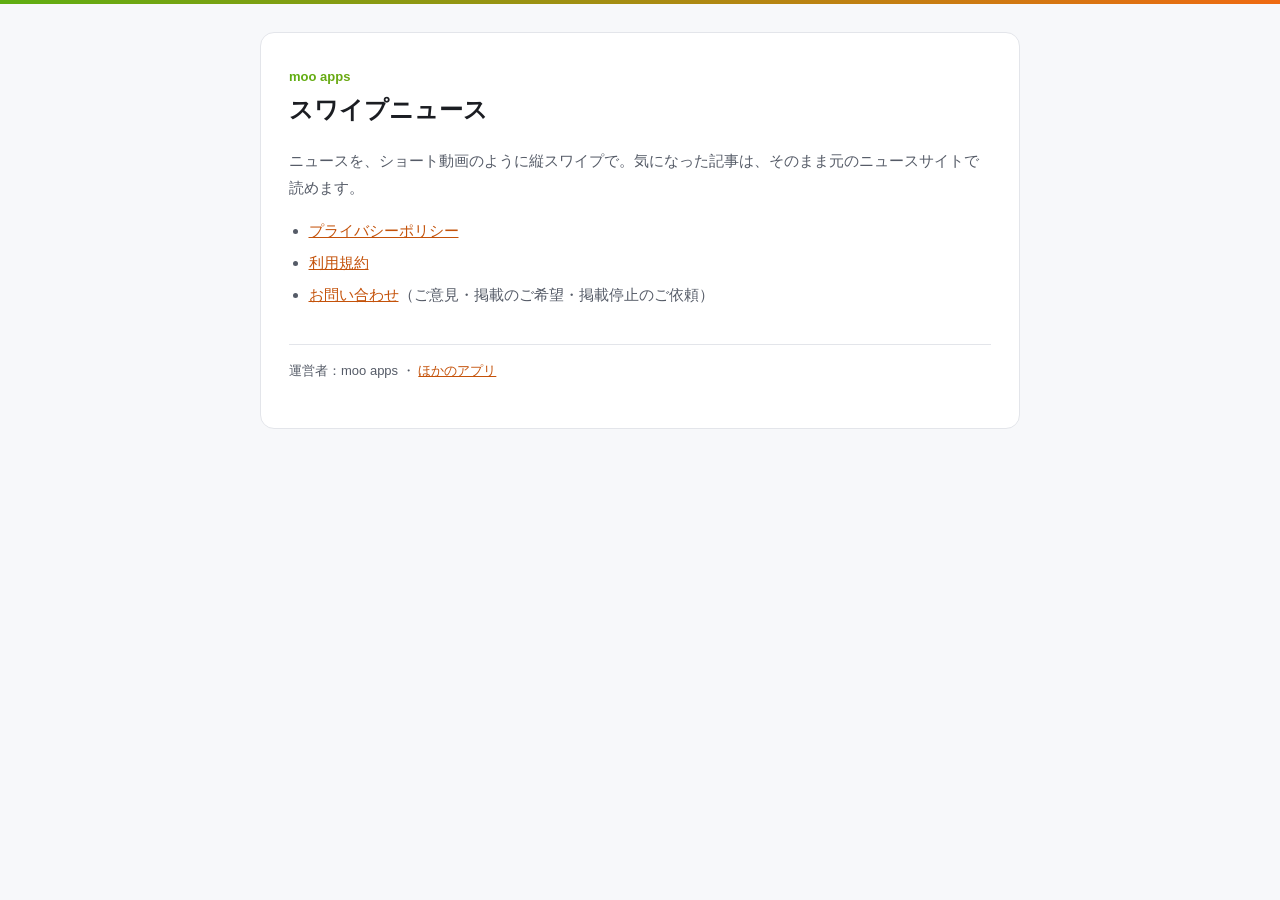
<file: index.html>
<!DOCTYPE html>
<html lang="ja">
<head>
<meta charset="UTF-8">
<meta name="viewport" content="width=device-width, initial-scale=1.0">
<title>スワイプニュース</title>
<link rel="stylesheet" href="style.css">
</head>
<body>
<div class="bar"></div>
<main>
<p class="app">moo apps</p>
<h1>スワイプニュース</h1>
<p>ニュースを、ショート動画のように縦スワイプで。気になった記事は、そのまま元のニュースサイトで読めます。</p>
<ul>
<li><a href="privacy.html">プライバシーポリシー</a></li>
<li><a href="terms.html">利用規約</a></li>
<li><a href="contact.html">お問い合わせ</a>（ご意見・掲載のご希望・掲載停止のご依頼）</li>
</ul>
<p class="meta">運営者：moo apps ・ <a href="https://taroimo21.github.io/">ほかのアプリ</a></p>
</main>
</body>
</html>
</file>
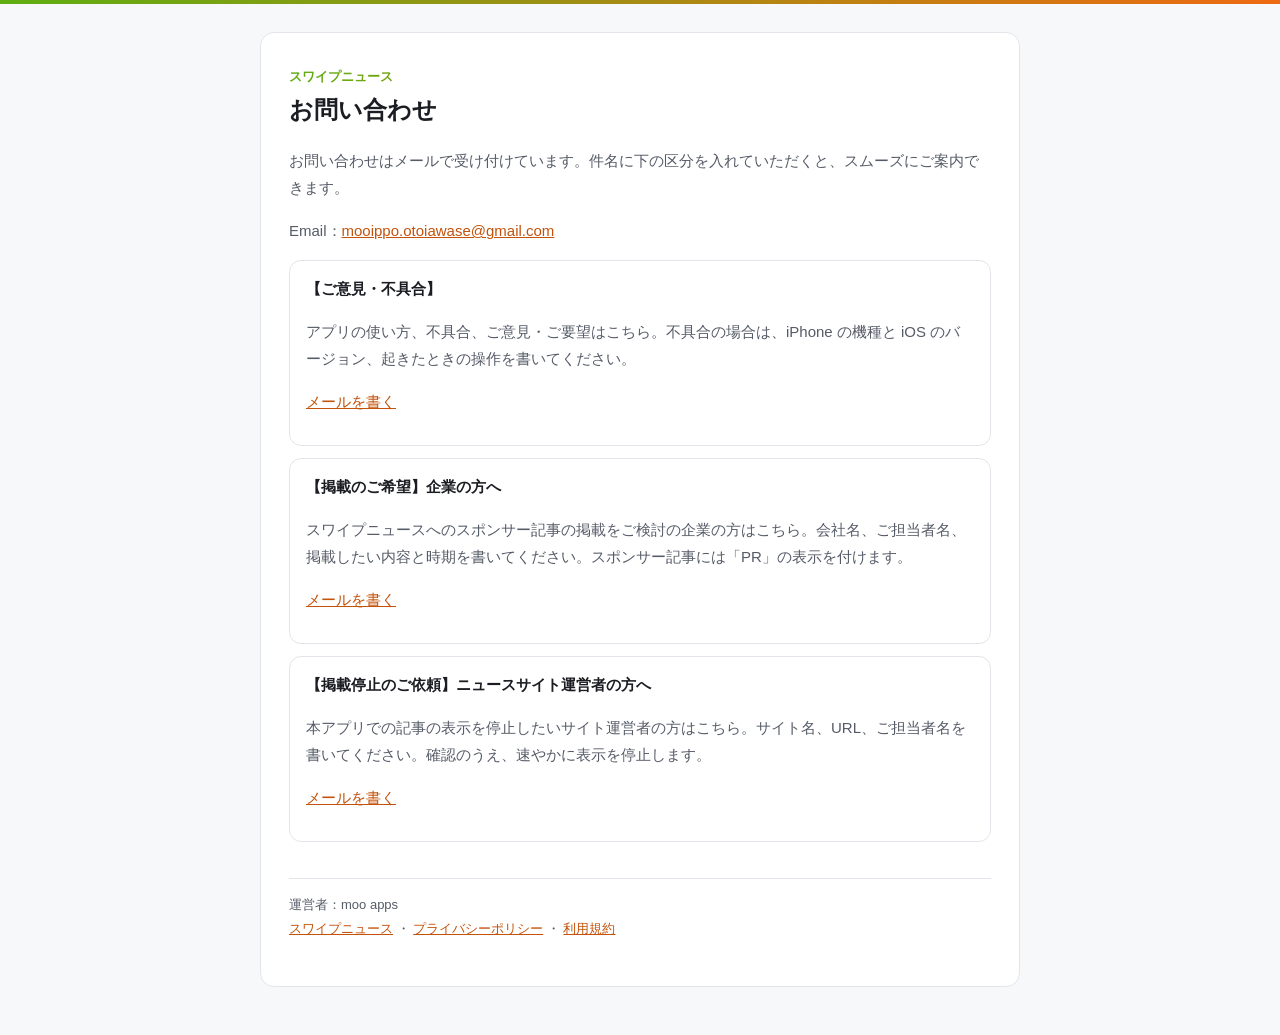
<file: contact.html>
<!DOCTYPE html>
<html lang="ja">
<head>
<meta charset="UTF-8">
<meta name="viewport" content="width=device-width, initial-scale=1.0">
<title>お問い合わせ - スワイプニュース</title>
<link rel="stylesheet" href="style.css">
</head>
<body>
<div class="bar"></div>
<main>
<p class="app">スワイプニュース</p>
<h1>お問い合わせ</h1>
<p>お問い合わせはメールで受け付けています。件名に下の区分を入れていただくと、スムーズにご案内できます。</p>
<p>Email：<a href="mailto:mooippo.otoiawase@gmail.com">mooippo.otoiawase@gmail.com</a></p>

<div class="cards">
<div class="card">
<h3>【ご意見・不具合】</h3>
<p>アプリの使い方、不具合、ご意見・ご要望はこちら。不具合の場合は、iPhone の機種と iOS のバージョン、起きたときの操作を書いてください。</p>
<p><a href="mailto:mooippo.otoiawase@gmail.com?subject=%E3%80%90%E3%81%94%E6%84%8F%E8%A6%8B%E3%83%BB%E4%B8%8D%E5%85%B7%E5%90%88%E3%80%91%E3%82%B9%E3%83%AF%E3%82%A4%E3%83%97%E3%83%8B%E3%83%A5%E3%83%BC%E3%82%B9">メールを書く</a></p>
</div>
<div class="card">
<h3>【掲載のご希望】企業の方へ</h3>
<p>スワイプニュースへのスポンサー記事の掲載をご検討の企業の方はこちら。会社名、ご担当者名、掲載したい内容と時期を書いてください。スポンサー記事には「PR」の表示を付けます。</p>
<p><a href="mailto:mooippo.otoiawase@gmail.com?subject=%E3%80%90%E6%8E%B2%E8%BC%89%E3%81%AE%E3%81%94%E5%B8%8C%E6%9C%9B%E3%80%91%E3%82%B9%E3%83%AF%E3%82%A4%E3%83%97%E3%83%8B%E3%83%A5%E3%83%BC%E3%82%B9">メールを書く</a></p>
</div>
<div class="card">
<h3>【掲載停止のご依頼】ニュースサイト運営者の方へ</h3>
<p>本アプリでの記事の表示を停止したいサイト運営者の方はこちら。サイト名、URL、ご担当者名を書いてください。確認のうえ、速やかに表示を停止します。</p>
<p><a href="mailto:mooippo.otoiawase@gmail.com?subject=%E3%80%90%E6%8E%B2%E8%BC%89%E5%81%9C%E6%AD%A2%E3%81%AE%E3%81%94%E4%BE%9D%E9%A0%BC%E3%80%91%E3%82%B9%E3%83%AF%E3%82%A4%E3%83%97%E3%83%8B%E3%83%A5%E3%83%BC%E3%82%B9">メールを書く</a></p>
</div>
</div>

<p class="meta">運営者：moo apps<br><span class="nav"><a href="./">スワイプニュース</a> ・ <a href="privacy.html">プライバシーポリシー</a> ・ <a href="terms.html">利用規約</a></span></p>
</main>
</body>
</html>
</file>
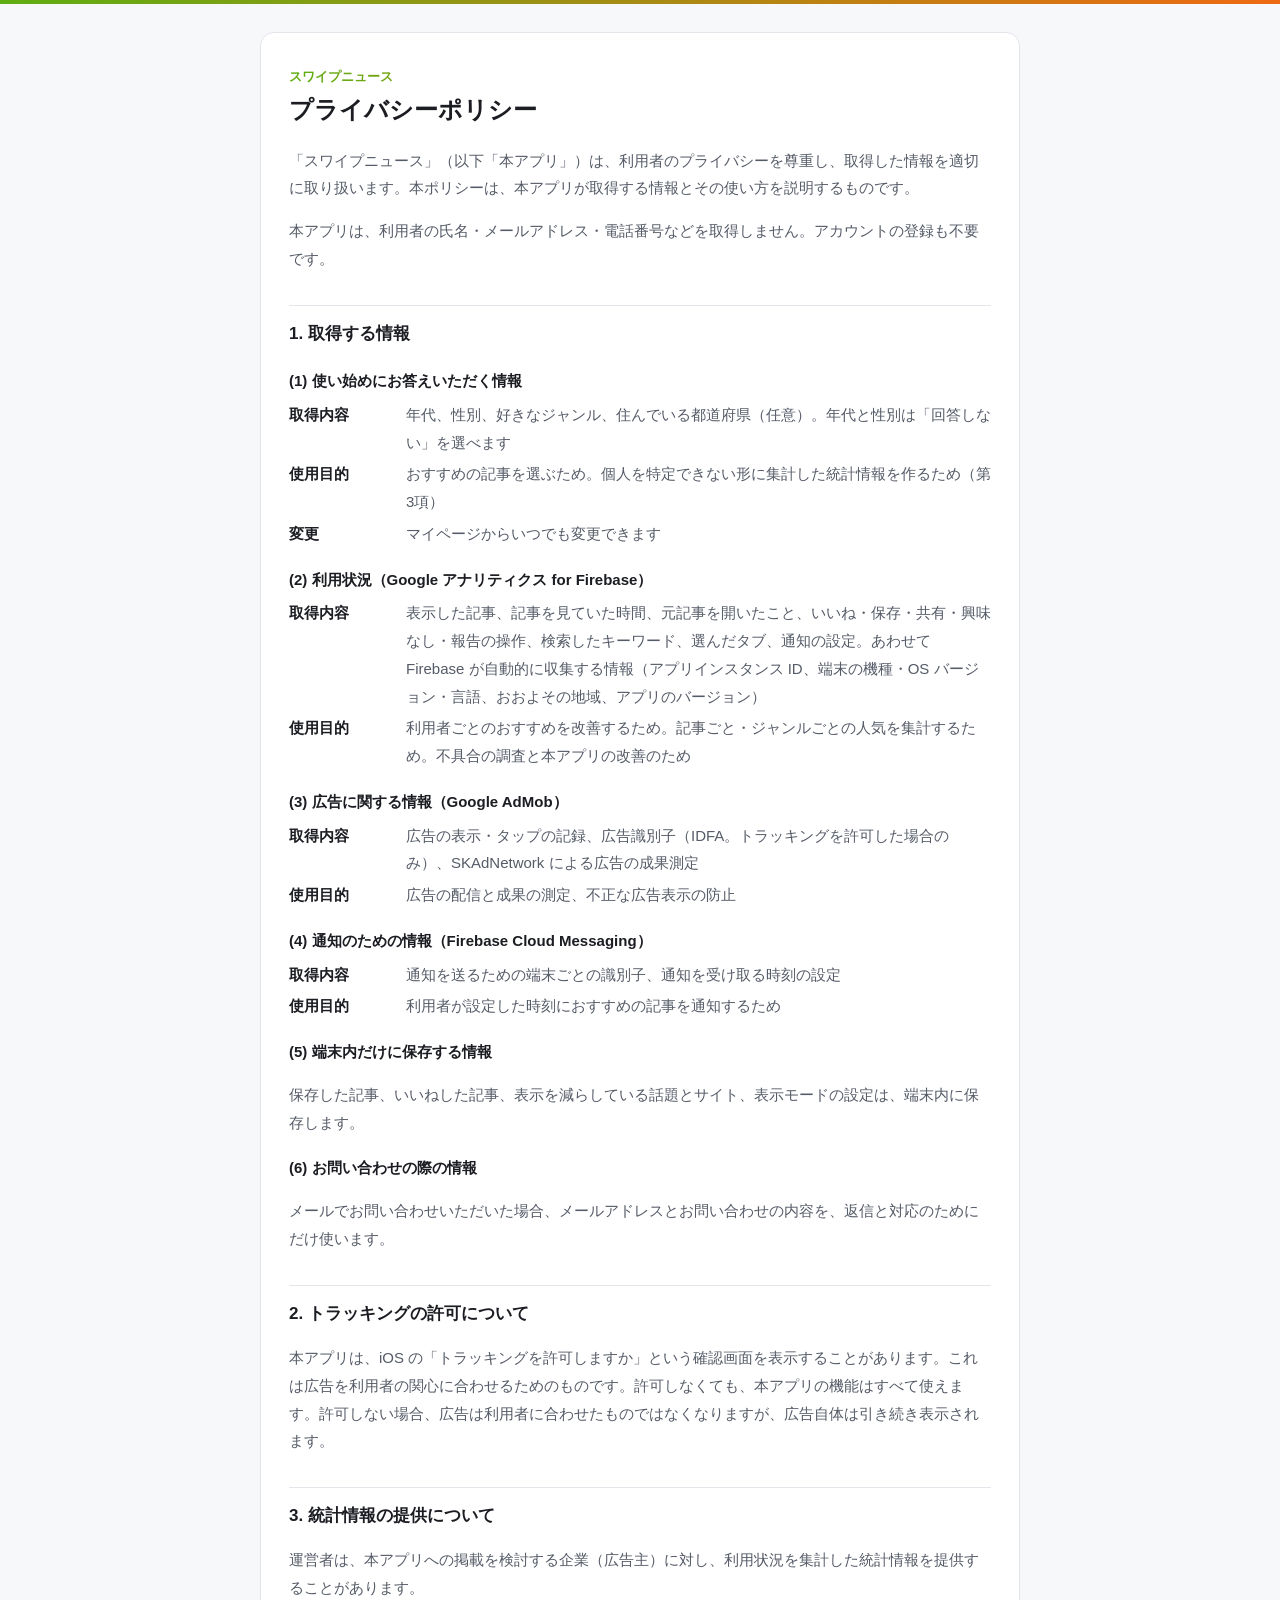
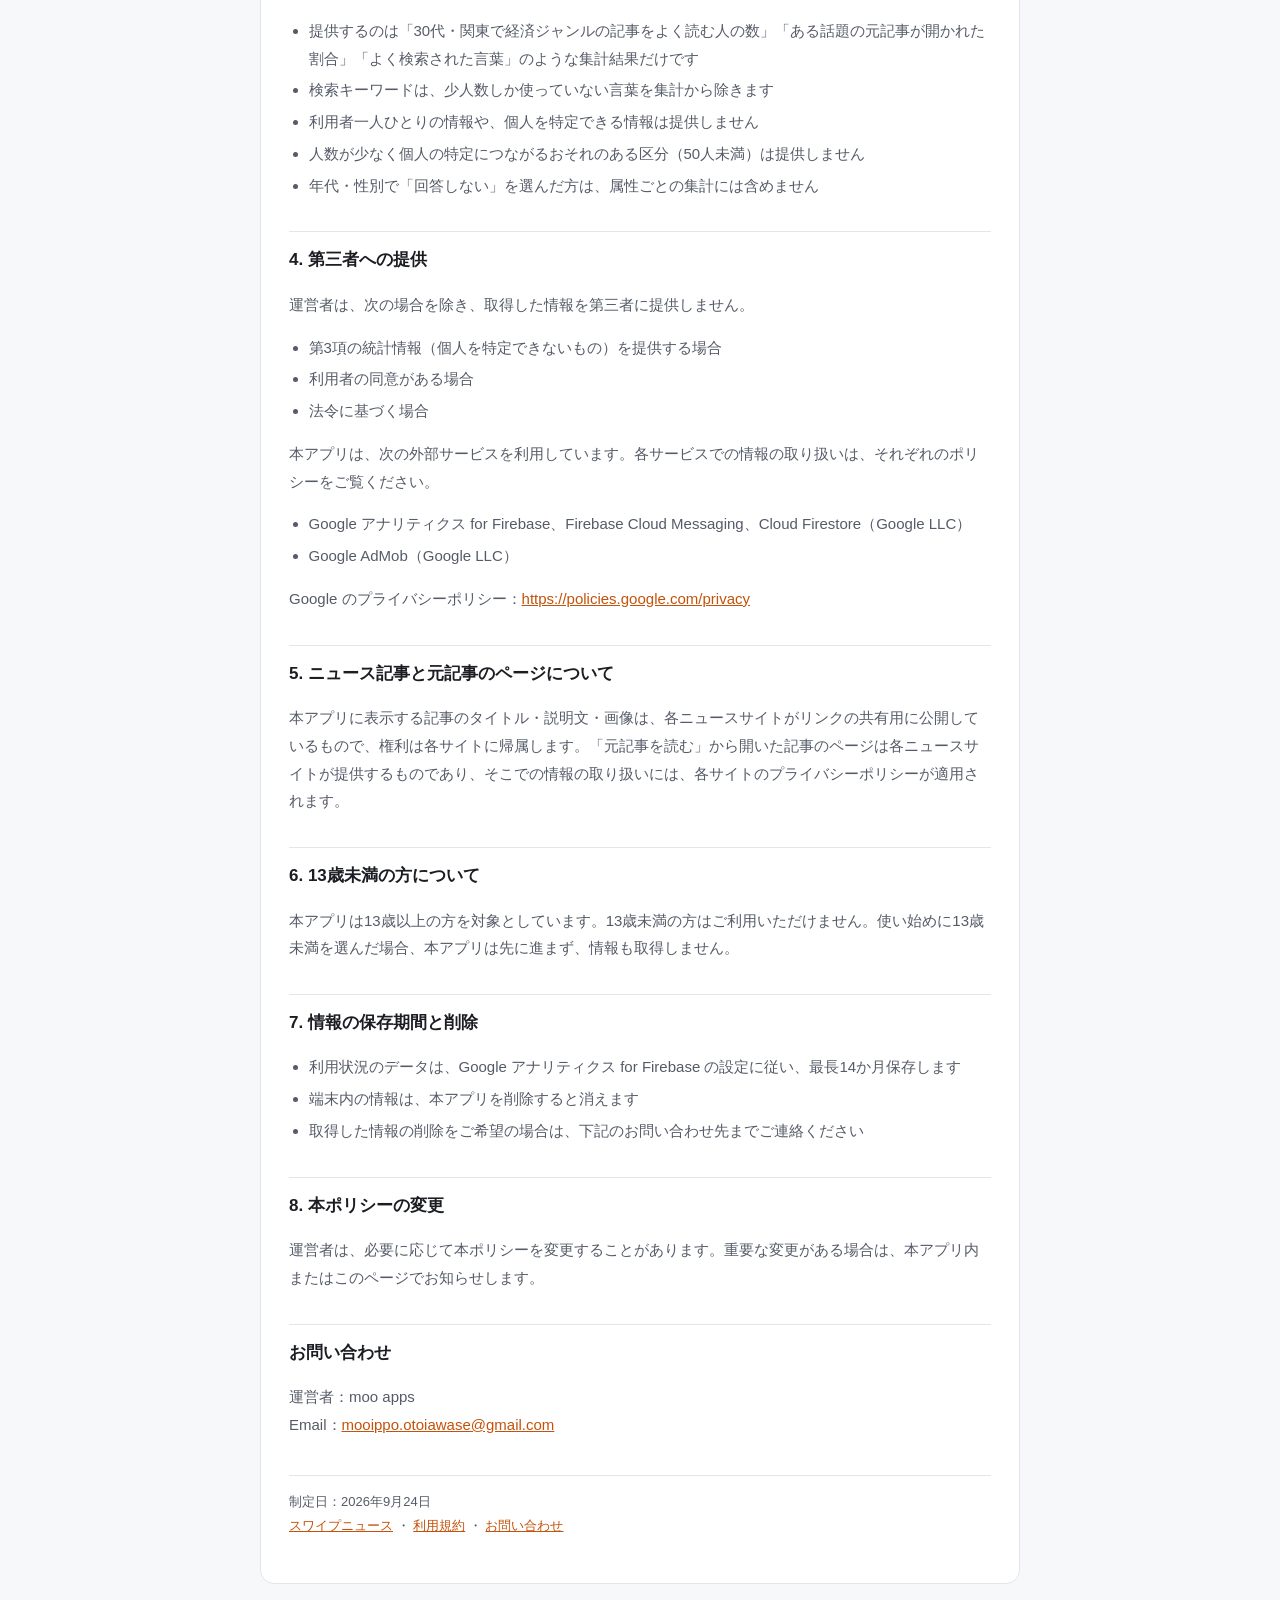
<file: privacy.html>
<!DOCTYPE html>
<html lang="ja">
<head>
<meta charset="UTF-8">
<meta name="viewport" content="width=device-width, initial-scale=1.0">
<title>プライバシーポリシー - スワイプニュース</title>
<link rel="stylesheet" href="style.css">
</head>
<body>
<div class="bar"></div>
<main>
<p class="app">スワイプニュース</p>
<h1>プライバシーポリシー</h1>

<p>「スワイプニュース」（以下「本アプリ」）は、利用者のプライバシーを尊重し、取得した情報を適切に取り扱います。本ポリシーは、本アプリが取得する情報とその使い方を説明するものです。</p>
<p>本アプリは、利用者の氏名・メールアドレス・電話番号などを取得しません。アカウントの登録も不要です。</p>

<h2>1. 取得する情報</h2>

<h3>(1) 使い始めにお答えいただく情報</h3>
<dl>
<dt>取得内容</dt><dd>年代、性別、好きなジャンル、住んでいる都道府県（任意）。年代と性別は「回答しない」を選べます</dd>
<dt>使用目的</dt><dd>おすすめの記事を選ぶため。個人を特定できない形に集計した統計情報を作るため（第3項）</dd>
<dt>変更</dt><dd>マイページからいつでも変更できます</dd>
</dl>

<h3>(2) 利用状況（Google アナリティクス for Firebase）</h3>
<dl>
<dt>取得内容</dt><dd>表示した記事、記事を見ていた時間、元記事を開いたこと、いいね・保存・共有・興味なし・報告の操作、検索したキーワード、選んだタブ、通知の設定。あわせて Firebase が自動的に収集する情報（アプリインスタンス ID、端末の機種・OS バージョン・言語、おおよその地域、アプリのバージョン）</dd>
<dt>使用目的</dt><dd>利用者ごとのおすすめを改善するため。記事ごと・ジャンルごとの人気を集計するため。不具合の調査と本アプリの改善のため</dd>
</dl>

<h3>(3) 広告に関する情報（Google AdMob）</h3>
<dl>
<dt>取得内容</dt><dd>広告の表示・タップの記録、広告識別子（IDFA。トラッキングを許可した場合のみ）、SKAdNetwork による広告の成果測定</dd>
<dt>使用目的</dt><dd>広告の配信と成果の測定、不正な広告表示の防止</dd>
</dl>

<h3>(4) 通知のための情報（Firebase Cloud Messaging）</h3>
<dl>
<dt>取得内容</dt><dd>通知を送るための端末ごとの識別子、通知を受け取る時刻の設定</dd>
<dt>使用目的</dt><dd>利用者が設定した時刻におすすめの記事を通知するため</dd>
</dl>

<h3>(5) 端末内だけに保存する情報</h3>
<p>保存した記事、いいねした記事、表示を減らしている話題とサイト、表示モードの設定は、端末内に保存します。</p>

<h3>(6) お問い合わせの際の情報</h3>
<p>メールでお問い合わせいただいた場合、メールアドレスとお問い合わせの内容を、返信と対応のためにだけ使います。</p>

<h2>2. トラッキングの許可について</h2>
<p>本アプリは、iOS の「トラッキングを許可しますか」という確認画面を表示することがあります。これは広告を利用者の関心に合わせるためのものです。許可しなくても、本アプリの機能はすべて使えます。許可しない場合、広告は利用者に合わせたものではなくなりますが、広告自体は引き続き表示されます。</p>

<h2>3. 統計情報の提供について</h2>
<p>運営者は、本アプリへの掲載を検討する企業（広告主）に対し、利用状況を集計した統計情報を提供することがあります。</p>
<ul>
<li>提供するのは「30代・関東で経済ジャンルの記事をよく読む人の数」「ある話題の元記事が開かれた割合」「よく検索された言葉」のような集計結果だけです</li>
<li>検索キーワードは、少人数しか使っていない言葉を集計から除きます</li>
<li>利用者一人ひとりの情報や、個人を特定できる情報は提供しません</li>
<li>人数が少なく個人の特定につながるおそれのある区分（50人未満）は提供しません</li>
<li>年代・性別で「回答しない」を選んだ方は、属性ごとの集計には含めません</li>
</ul>

<h2>4. 第三者への提供</h2>
<p>運営者は、次の場合を除き、取得した情報を第三者に提供しません。</p>
<ul>
<li>第3項の統計情報（個人を特定できないもの）を提供する場合</li>
<li>利用者の同意がある場合</li>
<li>法令に基づく場合</li>
</ul>
<p>本アプリは、次の外部サービスを利用しています。各サービスでの情報の取り扱いは、それぞれのポリシーをご覧ください。</p>
<ul>
<li>Google アナリティクス for Firebase、Firebase Cloud Messaging、Cloud Firestore（Google LLC）</li>
<li>Google AdMob（Google LLC）</li>
</ul>
<p>Google のプライバシーポリシー：<a href="https://policies.google.com/privacy?hl=ja">https://policies.google.com/privacy</a></p>

<h2>5. ニュース記事と元記事のページについて</h2>
<p>本アプリに表示する記事のタイトル・説明文・画像は、各ニュースサイトがリンクの共有用に公開しているもので、権利は各サイトに帰属します。「元記事を読む」から開いた記事のページは各ニュースサイトが提供するものであり、そこでの情報の取り扱いには、各サイトのプライバシーポリシーが適用されます。</p>

<h2>6. 13歳未満の方について</h2>
<p>本アプリは13歳以上の方を対象としています。13歳未満の方はご利用いただけません。使い始めに13歳未満を選んだ場合、本アプリは先に進まず、情報も取得しません。</p>

<h2>7. 情報の保存期間と削除</h2>
<ul>
<li>利用状況のデータは、Google アナリティクス for Firebase の設定に従い、最長14か月保存します</li>
<li>端末内の情報は、本アプリを削除すると消えます</li>
<li>取得した情報の削除をご希望の場合は、下記のお問い合わせ先までご連絡ください</li>
</ul>

<h2>8. 本ポリシーの変更</h2>
<p>運営者は、必要に応じて本ポリシーを変更することがあります。重要な変更がある場合は、本アプリ内またはこのページでお知らせします。</p>

<h2>お問い合わせ</h2>
<p>運営者：moo apps<br>Email：<a href="mailto:mooippo.otoiawase@gmail.com">mooippo.otoiawase@gmail.com</a></p>

<p class="meta">制定日：2026年9月24日<br><span class="nav"><a href="./">スワイプニュース</a> ・ <a href="terms.html">利用規約</a> ・ <a href="contact.html">お問い合わせ</a></span></p>
</main>
</body>
</html>
</file>
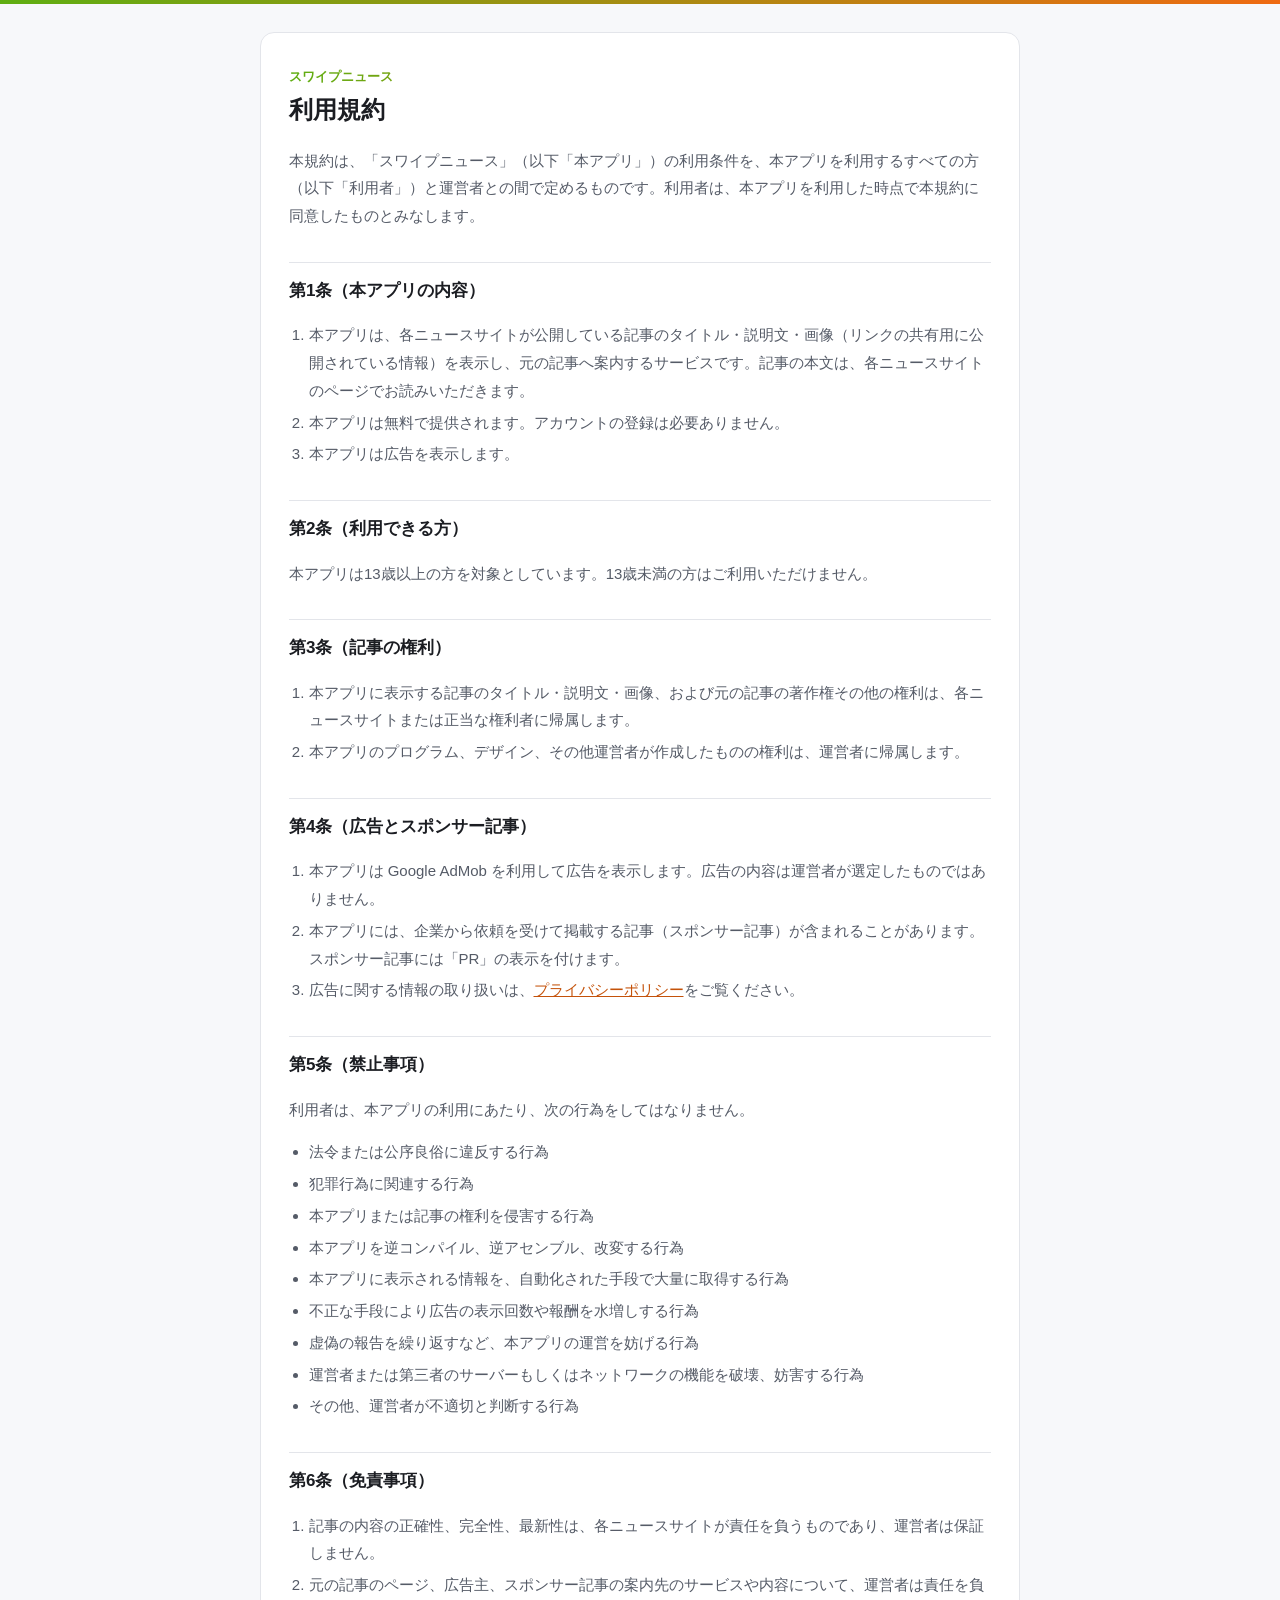
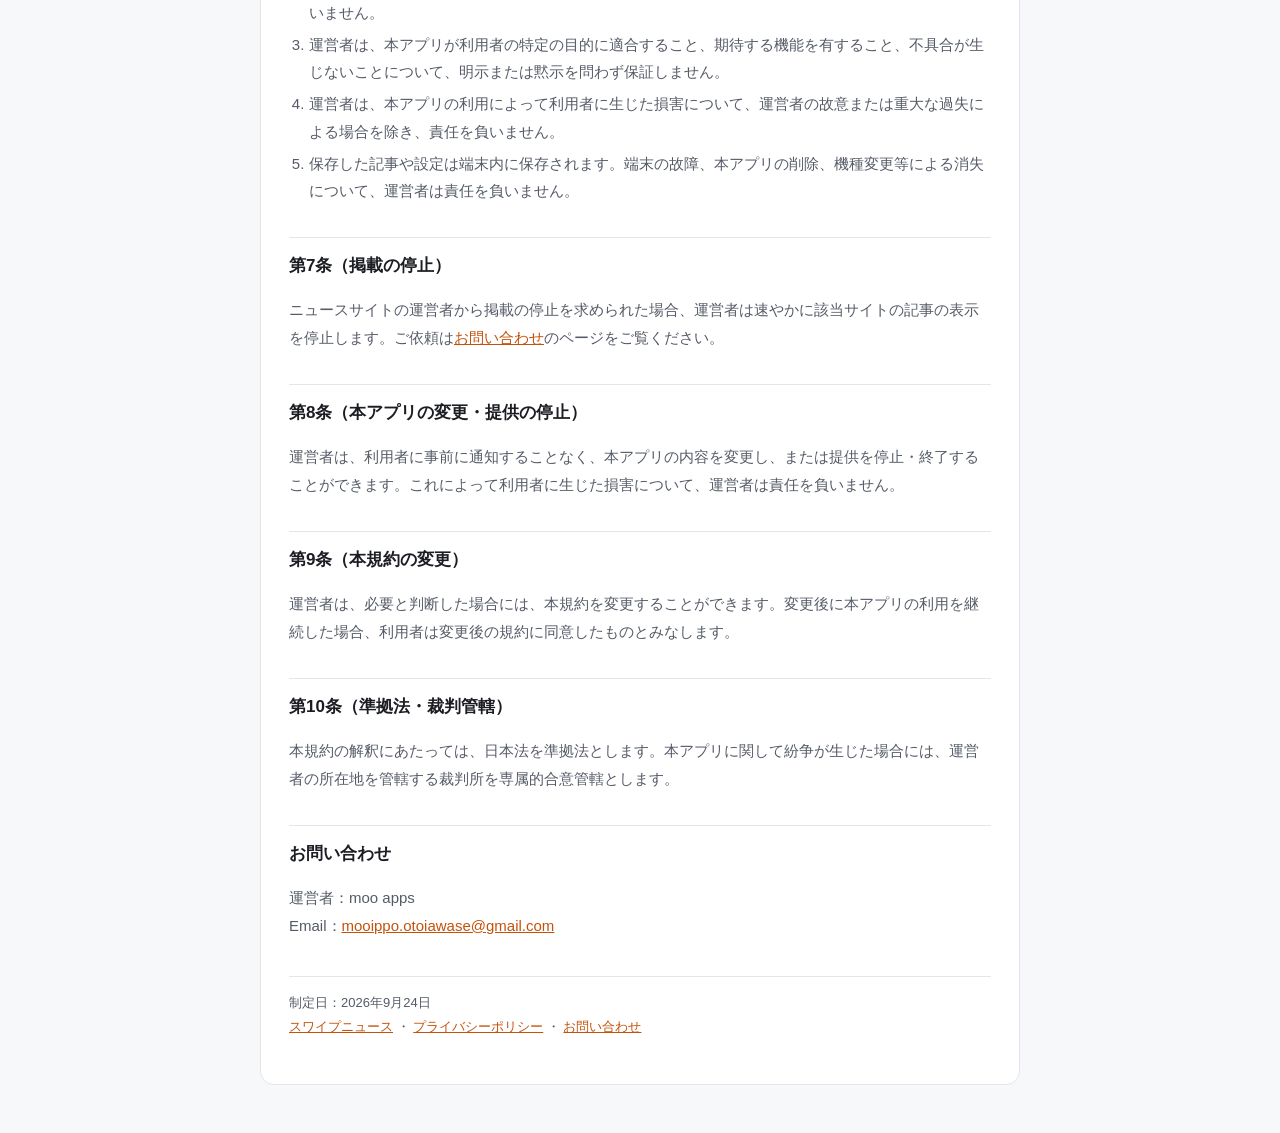
<file: terms.html>
<!DOCTYPE html>
<html lang="ja">
<head>
<meta charset="UTF-8">
<meta name="viewport" content="width=device-width, initial-scale=1.0">
<title>利用規約 - スワイプニュース</title>
<link rel="stylesheet" href="style.css">
</head>
<body>
<div class="bar"></div>
<main>
<p class="app">スワイプニュース</p>
<h1>利用規約</h1>

<p>本規約は、「スワイプニュース」（以下「本アプリ」）の利用条件を、本アプリを利用するすべての方（以下「利用者」）と運営者との間で定めるものです。利用者は、本アプリを利用した時点で本規約に同意したものとみなします。</p>

<h2>第1条（本アプリの内容）</h2>
<ol>
<li>本アプリは、各ニュースサイトが公開している記事のタイトル・説明文・画像（リンクの共有用に公開されている情報）を表示し、元の記事へ案内するサービスです。記事の本文は、各ニュースサイトのページでお読みいただきます。</li>
<li>本アプリは無料で提供されます。アカウントの登録は必要ありません。</li>
<li>本アプリは広告を表示します。</li>
</ol>

<h2>第2条（利用できる方）</h2>
<p>本アプリは13歳以上の方を対象としています。13歳未満の方はご利用いただけません。</p>

<h2>第3条（記事の権利）</h2>
<ol>
<li>本アプリに表示する記事のタイトル・説明文・画像、および元の記事の著作権その他の権利は、各ニュースサイトまたは正当な権利者に帰属します。</li>
<li>本アプリのプログラム、デザイン、その他運営者が作成したものの権利は、運営者に帰属します。</li>
</ol>

<h2>第4条（広告とスポンサー記事）</h2>
<ol>
<li>本アプリは Google AdMob を利用して広告を表示します。広告の内容は運営者が選定したものではありません。</li>
<li>本アプリには、企業から依頼を受けて掲載する記事（スポンサー記事）が含まれることがあります。スポンサー記事には「PR」の表示を付けます。</li>
<li>広告に関する情報の取り扱いは、<a href="privacy.html">プライバシーポリシー</a>をご覧ください。</li>
</ol>

<h2>第5条（禁止事項）</h2>
<p>利用者は、本アプリの利用にあたり、次の行為をしてはなりません。</p>
<ul>
<li>法令または公序良俗に違反する行為</li>
<li>犯罪行為に関連する行為</li>
<li>本アプリまたは記事の権利を侵害する行為</li>
<li>本アプリを逆コンパイル、逆アセンブル、改変する行為</li>
<li>本アプリに表示される情報を、自動化された手段で大量に取得する行為</li>
<li>不正な手段により広告の表示回数や報酬を水増しする行為</li>
<li>虚偽の報告を繰り返すなど、本アプリの運営を妨げる行為</li>
<li>運営者または第三者のサーバーもしくはネットワークの機能を破壊、妨害する行為</li>
<li>その他、運営者が不適切と判断する行為</li>
</ul>

<h2>第6条（免責事項）</h2>
<ol>
<li>記事の内容の正確性、完全性、最新性は、各ニュースサイトが責任を負うものであり、運営者は保証しません。</li>
<li>元の記事のページ、広告主、スポンサー記事の案内先のサービスや内容について、運営者は責任を負いません。</li>
<li>運営者は、本アプリが利用者の特定の目的に適合すること、期待する機能を有すること、不具合が生じないことについて、明示または黙示を問わず保証しません。</li>
<li>運営者は、本アプリの利用によって利用者に生じた損害について、運営者の故意または重大な過失による場合を除き、責任を負いません。</li>
<li>保存した記事や設定は端末内に保存されます。端末の故障、本アプリの削除、機種変更等による消失について、運営者は責任を負いません。</li>
</ol>

<h2>第7条（掲載の停止）</h2>
<p>ニュースサイトの運営者から掲載の停止を求められた場合、運営者は速やかに該当サイトの記事の表示を停止します。ご依頼は<a href="contact.html">お問い合わせ</a>のページをご覧ください。</p>

<h2>第8条（本アプリの変更・提供の停止）</h2>
<p>運営者は、利用者に事前に通知することなく、本アプリの内容を変更し、または提供を停止・終了することができます。これによって利用者に生じた損害について、運営者は責任を負いません。</p>

<h2>第9条（本規約の変更）</h2>
<p>運営者は、必要と判断した場合には、本規約を変更することができます。変更後に本アプリの利用を継続した場合、利用者は変更後の規約に同意したものとみなします。</p>

<h2>第10条（準拠法・裁判管轄）</h2>
<p>本規約の解釈にあたっては、日本法を準拠法とします。本アプリに関して紛争が生じた場合には、運営者の所在地を管轄する裁判所を専属的合意管轄とします。</p>

<h2>お問い合わせ</h2>
<p>運営者：moo apps<br>Email：<a href="mailto:mooippo.otoiawase@gmail.com">mooippo.otoiawase@gmail.com</a></p>

<p class="meta">制定日：2026年9月24日<br><span class="nav"><a href="./">スワイプニュース</a> ・ <a href="privacy.html">プライバシーポリシー</a> ・ <a href="contact.html">お問い合わせ</a></span></p>
</main>
</body>
</html>
</file>
<file: style.css>
:root{--ink:#1b1d22;--sub:#555b67;--line:#e3e5ea;--bg:#f7f8fa;--card:#fff;--g1:#5fae12;--g2:#ef6a12;--link:#c4520a}
@media (prefers-color-scheme:dark){:root{--ink:#eceef2;--sub:#a9aeb9;--line:#2c3039;--bg:#0f1114;--card:#171a1f;--g1:#a6e35a;--g2:#ff8a3d;--link:#ff9d5c}}
*{box-sizing:border-box}
body{margin:0;background:var(--bg);color:var(--ink);font-family:-apple-system,BlinkMacSystemFont,"Hiragino Sans","Noto Sans JP",sans-serif;line-height:1.85;font-size:15px;padding:0 16px}
.bar{height:4px;background:linear-gradient(90deg,var(--g1),var(--g2));margin:0 -16px}
main{max-width:760px;margin:28px auto 48px;background:var(--card);border:1px solid var(--line);border-radius:14px;padding:32px 28px}
.app{font-size:13px;font-weight:700;background:linear-gradient(90deg,var(--g1),var(--g2));-webkit-background-clip:text;background-clip:text;color:transparent;margin:0 0 4px}
h1{font-size:24px;margin:0 0 20px;line-height:1.4}
h2{font-size:17px;margin:32px 0 8px;padding-top:12px;border-top:1px solid var(--line)}
h3{font-size:15px;margin:18px 0 4px}
p,li{color:var(--sub)}
ul,ol{padding-left:1.3em}
li{margin-bottom:4px}
dl{display:grid;grid-template-columns:7em minmax(0,1fr);gap:4px 12px;margin:6px 0 0;color:var(--sub)}
dt{color:var(--ink);font-weight:600}
dd{margin:0}
a{color:var(--link)}
.meta{font-size:13px;color:var(--sub);border-top:1px solid var(--line);margin-top:36px;padding-top:14px}
.nav{font-size:13px}
.cards{display:grid;gap:12px;margin-top:10px}
.card{border:1px solid var(--line);border-radius:12px;padding:14px 16px}
.card h3{margin:0 0 4px}
@media (max-width:600px){main{padding:24px 18px}dl{grid-template-columns:1fr}}
</file>
